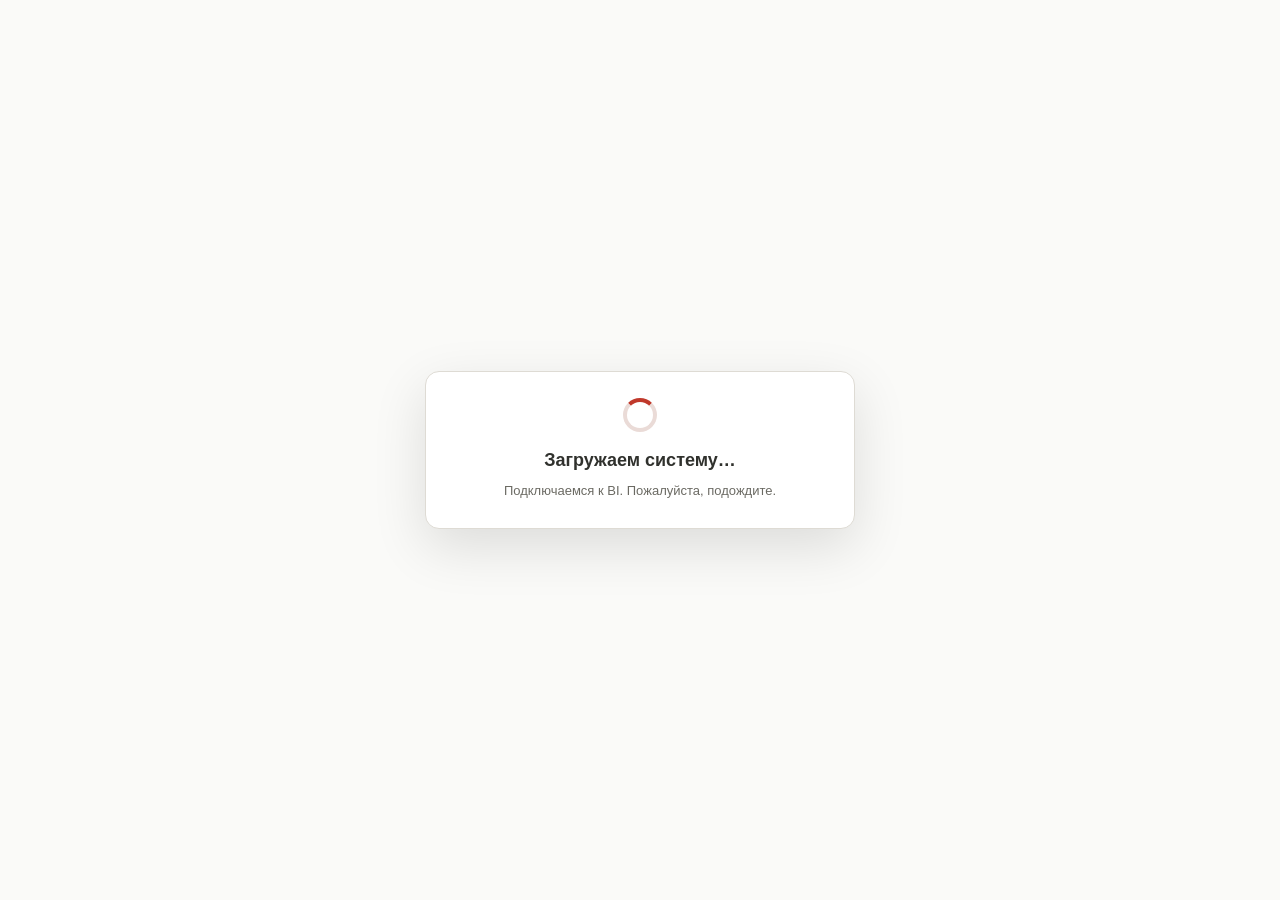
<file: index.html>
<!doctype html>
<html lang="ru">
<head>
  <meta charset="utf-8">
  <meta name="viewport" content="width=device-width, initial-scale=1">
  <title>BI-VM</title>
  <style>
    html, body { margin: 0; padding: 0; height: 100%; }
    body { overflow: hidden; }
    body.autosize { overflow: auto; height: auto; }
    #loader {
      position: fixed; inset: 0; display: flex; align-items: center; justify-content: center;
      z-index:100; padding:20px; box-sizing:border-box;
      font-family:-apple-system,Segoe UI,Roboto,sans-serif;color:#6b6a63;background:#fafaf8;
    }
    #loader[hidden]{display:none!important}
    .startup-card{width:430px;max-width:100%;box-sizing:border-box;padding:26px 28px;text-align:center;border:1px solid #dedbd4;border-radius:14px;background:#fff;box-shadow:0 18px 54px rgba(0,0,0,.12)}
    .startup-spinner{width:34px;height:34px;box-sizing:border-box;margin:0 auto 16px;border:4px solid #eadbd7;border-top-color:#c0392b;border-radius:50%;animation:startupSpin .8s linear infinite}
    #startupTitle{font-size:18px;line-height:1.4;font-weight:600;color:#30312d}
    #startupDetail{font-size:13px;line-height:1.6;margin-top:8px}
    #startupRetry{min-height:42px;margin-top:18px;padding:9px 16px;border:1px solid #dedbd4;border-radius:7px;background:#fff;color:#84372d;font:inherit;cursor:pointer}
    #startupRetry[hidden]{display:none!important}
    #startupRetry:focus-visible{outline:2px solid #c0392b;outline-offset:3px}
    @keyframes startupSpin{to{transform:rotate(360deg)}}
    @media(prefers-reduced-motion:reduce){.startup-spinner{animation:none}}
    iframe { position: fixed; inset: 0; width: 100%; height: 100%; border: none; }
    body.autosize iframe { position: static; width: 100%; }
    body.viewport-layout { height: 100%; overflow: hidden; }
    body.viewport-layout iframe { position: fixed; inset: 0; width: 100%; height: 100% !important; }
  </style>
</head>
<body>
  <div id="loader" role="status" aria-live="polite" aria-busy="true">
    <div class="startup-card"><div class="startup-spinner" aria-hidden="true"></div>
      <div id="startupTitle">Загружаем систему…</div>
      <div id="startupDetail">Подключаемся к BI. Пожалуйста, подождите.</div>
      <button id="startupRetry" type="button" hidden>Повторить загрузку</button>
    </div>
  </div>
  <output id="biStartupDiagnostics" hidden aria-hidden="true"></output>
  <iframe id="app" title="Стоматология BI" inert data-src="https://script.google.com/macros/s/AKfycby3o5H3hr6dJ5O9ZBtkeCTHMKJa5WHbG4fPFAxvlN3SP5ERU-S3iOiSQzipkAdTybaZfA/exec"></iframe>
  <script id="bi-startup-host">
  // Startup presentation only. Existing session/access/reload bridges below stay intact.
  (function(){
    'use strict';
    var app=document.getElementById('app'),loader=document.getElementById('loader'),title=document.getElementById('startupTitle'),detail=document.getElementById('startupDetail'),retry=document.getElementById('startupRetry'),diagnostics=document.getElementById('biStartupDiagnostics');
    var state=null,timer=null,legacyTimer=null;
    function allowed(e){return (e.origin==='https://script.google.com'||/^https:\/\/[a-z0-9-]+\.googleusercontent\.com$/.test(e.origin))&&typeof isAppDescendant==='function'&&isAppDescendant(e.source);}
    function record(phase){state.phase=phase;state.events.push({phase:phase,ms:Math.round(performance.now()-state.started),at:Date.now()});if(state.events.length>32)state.events.shift();diagnostics.textContent=JSON.stringify({schema:1,id:state.id,startedAt:state.startedAt,phase:state.phase,events:state.events,server:state.server||null});loader.dataset.phase=phase;}
    function begin(reload){
      clearTimeout(timer);clearTimeout(legacyTimer);var bytes=new Uint8Array(16);crypto.getRandomValues(bytes);var id=Array.from(bytes,function(n){return n.toString(16).padStart(2,'0');}).join('');
      state={id:id,started:performance.now(),startedAt:Date.now(),phase:'google',events:[],settled:false,source:null,origin:'',seq:0,server:null};
      loader.hidden=false;loader.setAttribute('aria-busy','true');app.inert=true;retry.hidden=true;title.textContent='Загружаем систему…';detail.textContent='Подключаемся к BI. Пожалуйста, подождите.';record('google');
      var url=new URL(reload?app.src:app.getAttribute('data-src'));url.searchParams.set('biStartup',id);app.setAttribute('data-src',url.href);if(reload)app.src=url.href;
      var attempt=state;timer=setTimeout(function(){if(state!==attempt||state.settled)return;title.textContent='Загрузка занимает больше обычного';detail.textContent=state.phase==='google'?'Ждём ответ Google. Можно подождать или повторить загрузку.':'Проверка входа ещё продолжается. Можно подождать или повторить загрузку.';retry.hidden=false;record(state.phase);},25000);
    }
    function settle(phase){if(state.settled)return;state.settled=true;clearTimeout(timer);clearTimeout(legacyTimer);record(phase);loader.setAttribute('aria-busy','false');loader.hidden=true;app.inert=false;}
    retry.addEventListener('click',function(){if(!state.settled)begin(true);});
    window.addEventListener('message',function(e){
      var m=e.data;if(!m||!allowed(e))return;
      // Compatibility with older BI pages: their viewport request is sent only
      // after the existing visible login gate has been parsed. Never use onload.
      if(m.type==='bi-viewport-request'&&!state.source&&!state.settled){clearTimeout(legacyTimer);var legacyAttempt=state;legacyTimer=setTimeout(function(){if(state===legacyAttempt&&!state.source&&!state.settled)settle('legacy-ui');},2500);return;}
      if(m.type!=='bi-startup-state'||m.schema!==1||m.id!==state.id||!Number.isSafeInteger(m.seq)||m.seq<=state.seq||!['session','access','interactive','ready'].includes(m.phase))return;
      if(state.source&&(state.source!==e.source||state.origin!==e.origin))return;
      if(!m.server||m.server.schema!==1||m.server.id!==state.id)return;
      var server={schema:1,id:state.id};for(var k of ['enteredAt','renderedAt','renderMs','entryMs']){if(!Number.isSafeInteger(m.server[k])||m.server[k]<0)return;server[k]=m.server[k];}
      if(server.enteredAt<=0||server.renderedAt-server.enteredAt!==server.entryMs||server.renderMs>server.entryMs)return;
      state.source=e.source;state.origin=e.origin;state.seq=m.seq;state.server=server;clearTimeout(legacyTimer);
      if(state.settled)return;
      if(m.phase==='ready'||m.phase==='interactive'){settle(m.phase);return;}
      title.textContent=m.phase==='access'?'Проверяем доступ…':'Проверяем вход…';detail.textContent='Подготавливаем ваш рабочий экран. Пожалуйста, подождите.';record(m.phase);
    });
    begin(false);
  })();
  </script>
  <script>
    // ─── АВТОРАЗМЕР IFRAME ───────────────────────────────────────
    // Приложение внутри iframe (см. Index.html в Apps Script) каждые 600мс шлёт свою
    // реальную высоту через window.top.postMessage({ fdHeight: ... }, '*'). Здесь мы
    // ловим это сообщение и растягиваем iframe под контент, чтобы скроллилась только
    // родительская страница (нативно, без двойного скролла и тормозов).
    var iframe = document.getElementById('app');
    // Forward only an opaque request ID; access is checked inside the BI after login.
    var appUrl = new URL(iframe.getAttribute('data-src'));
    var requestId = new URLSearchParams(window.location.search).get('financeRequest');
    if (requestId && /^[a-zA-Z0-9-]{1,100}$/.test(requestId)) {
      appUrl.searchParams.set('financeRequest', requestId);
    }
    iframe.src = appUrl.href;
    var sessionKey = 'biVmSession';
    // The app asks from its Apps Script sandbox. Send CSS viewport dimensions,
    // not screen pixels, and keep the outer frame independent of content height.
    var viewportClient = null, viewportOrigin = '', viewportRequest = 0;
    var systemReloadRequest = '';
    function isAppDescendant(source) {
      try {
        for (var depth = 0; source && depth < 8; depth++) {
          if (source === iframe.contentWindow) return true;
          if (source.parent === source) break;
          source = source.parent;
        }
      } catch (ignore) {}
      return false;
    }
    function sendViewport() {
      if (!viewportClient) return;
      viewportClient.postMessage({type:'bi-viewport', height:window.innerHeight,
        width:document.documentElement.clientWidth}, viewportOrigin);
    }
    function scheduleViewport() {
      cancelAnimationFrame(viewportRequest);
      viewportRequest = requestAnimationFrame(sendViewport);
    }
    window.addEventListener('resize', scheduleViewport);
    if (window.visualViewport) window.visualViewport.addEventListener('resize', scheduleViewport);
    window.addEventListener('message', function (e) {
      // Only the registered app sandbox can request a user-confirmed page reload.
      if (e.data && e.data.type === 'bi-system-reload-request' &&
          e.source === viewportClient && e.origin === viewportOrigin &&
          isAppDescendant(e.source) &&
          /^[a-z0-9-]{24,80}$/i.test(String(e.data.requestId || ''))) {
        if (systemReloadRequest === e.data.requestId) return;
        systemReloadRequest = e.data.requestId;
        e.source.postMessage({type:'bi-system-reload-accepted',requestId:e.data.requestId}, e.origin);
        setTimeout(function () { window.location.reload(); }, 0);
        return;
      }
      if (e.data && e.data.type === 'bi-viewport-request' &&
          (e.origin === 'https://script.google.com' || /^https:\/\/[a-z0-9-]+\.googleusercontent\.com$/.test(e.origin))) {
        viewportClient = e.source; viewportOrigin = e.origin;
        document.body.classList.remove('autosize');
        document.body.classList.add('viewport-layout');
        iframe.style.removeProperty('height');
        sendViewport();
        return;
      }
      if (e.source !== iframe.contentWindow) return;
      if (e.data && e.data.type === 'bi-session-store') {
        localStorage.setItem(sessionKey, JSON.stringify(e.data.session));
        return;
      }
      if (e.data && e.data.type === 'bi-session-clear') {
        localStorage.removeItem(sessionKey);
        return;
      }
      if (e.data && e.data.type === 'bi-session-request') {
        var session = null;
        try { session = JSON.parse(localStorage.getItem(sessionKey) || 'null'); } catch (ignore) {}
        iframe.contentWindow.postMessage({ type: 'bi-session-value', session: session }, '*');
        return;
      }
      var h = e.data && e.data.fdHeight;
      if (!viewportClient && typeof h === 'number' && h > 200 && h < 50000) {
        document.body.classList.add('autosize');
        iframe.style.height = h + 'px';
      }
    });
  </script>
  <script src="/reserve-bridge.js"></script>
</body>
</html>
</file>
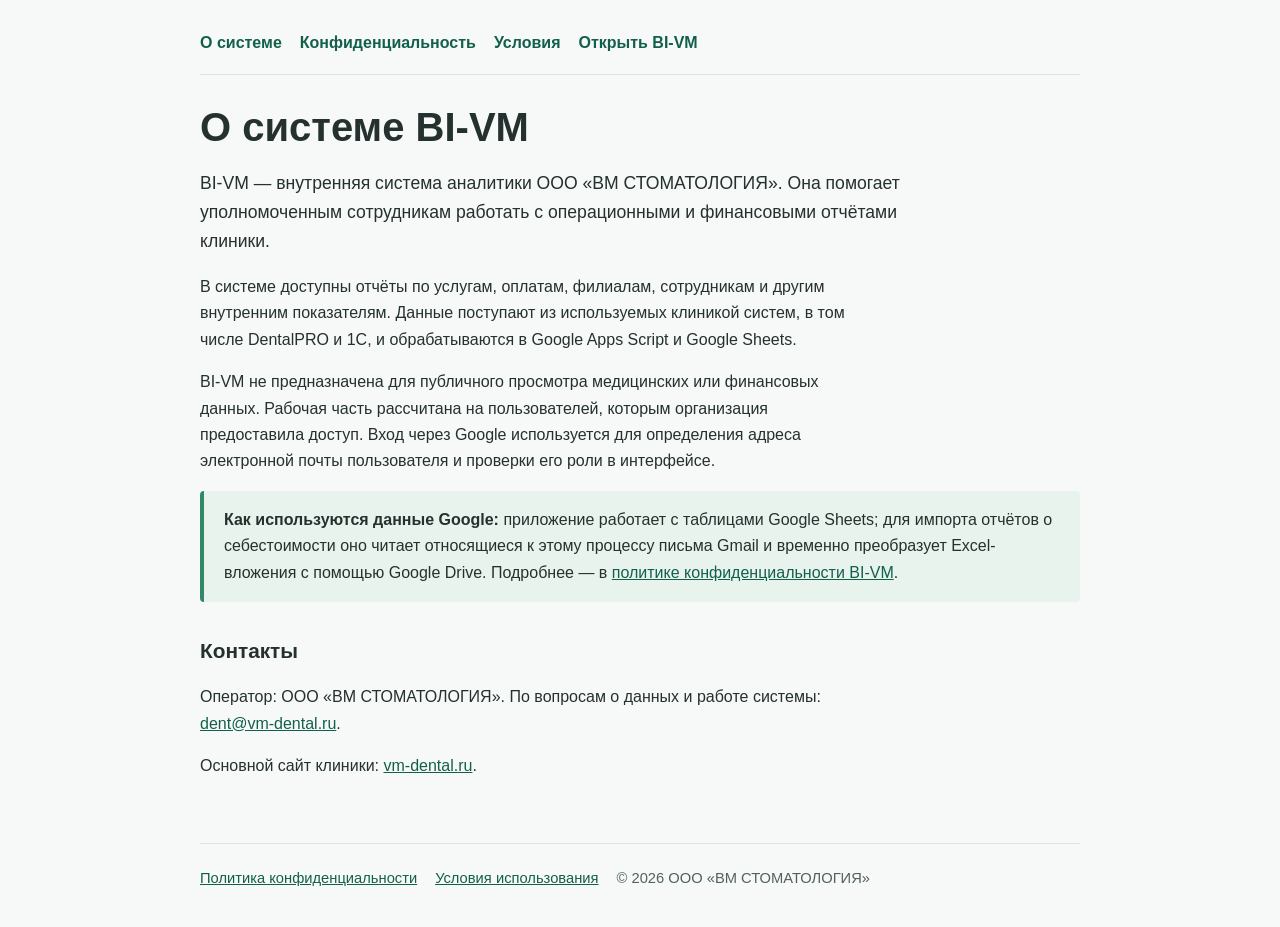
<file: about.html>
<!doctype html>
<html lang="ru">
<head>
  <meta charset="utf-8">
  <meta name="viewport" content="width=device-width, initial-scale=1">
  <title>О системе BI-VM — ВМ Стоматология</title>
  <meta name="description" content="BI-VM — внутренняя аналитическая система ВМ Стоматологии для работы с отчётами клиники.">
  <link rel="stylesheet" href="/legal.css">
</head>
<body>
  <header><nav aria-label="Основная навигация"><a href="/about.html">О системе</a><a href="/privacy.html">Конфиденциальность</a><a href="/terms.html">Условия</a><a href="/">Открыть BI-VM</a></nav></header>
  <main>
    <h1>О системе BI-VM</h1>
    <p class="lead">BI-VM — внутренняя система аналитики ООО «ВМ СТОМАТОЛОГИЯ». Она помогает уполномоченным сотрудникам работать с операционными и финансовыми отчётами клиники.</p>
    <p>В системе доступны отчёты по услугам, оплатам, филиалам, сотрудникам и другим внутренним показателям. Данные поступают из используемых клиникой систем, в том числе DentalPRO и 1С, и обрабатываются в Google Apps Script и Google Sheets.</p>
    <p>BI-VM не предназначена для публичного просмотра медицинских или финансовых данных. Рабочая часть рассчитана на пользователей, которым организация предоставила доступ. Вход через Google используется для определения адреса электронной почты пользователя и проверки его роли в интерфейсе.</p>
    <div class="notice"><strong>Как используются данные Google:</strong> приложение работает с таблицами Google Sheets; для импорта отчётов о себестоимости оно читает относящиеся к этому процессу письма Gmail и временно преобразует Excel-вложения с помощью Google Drive. Подробнее — в <a href="/privacy.html">политике конфиденциальности BI-VM</a>.</div>
    <h2>Контакты</h2>
    <p>Оператор: ООО «ВМ СТОМАТОЛОГИЯ». По вопросам о данных и работе системы: <a href="mailto:dent@vm-dental.ru">dent@vm-dental.ru</a>.</p>
    <p>Основной сайт клиники: <a href="https://vm-dental.ru/">vm-dental.ru</a>.</p>
  </main>
  <footer><a href="/privacy.html">Политика конфиденциальности</a><a href="/terms.html">Условия использования</a><span>© 2026 ООО «ВМ СТОМАТОЛОГИЯ»</span></footer>
</body>
</html>
</file>
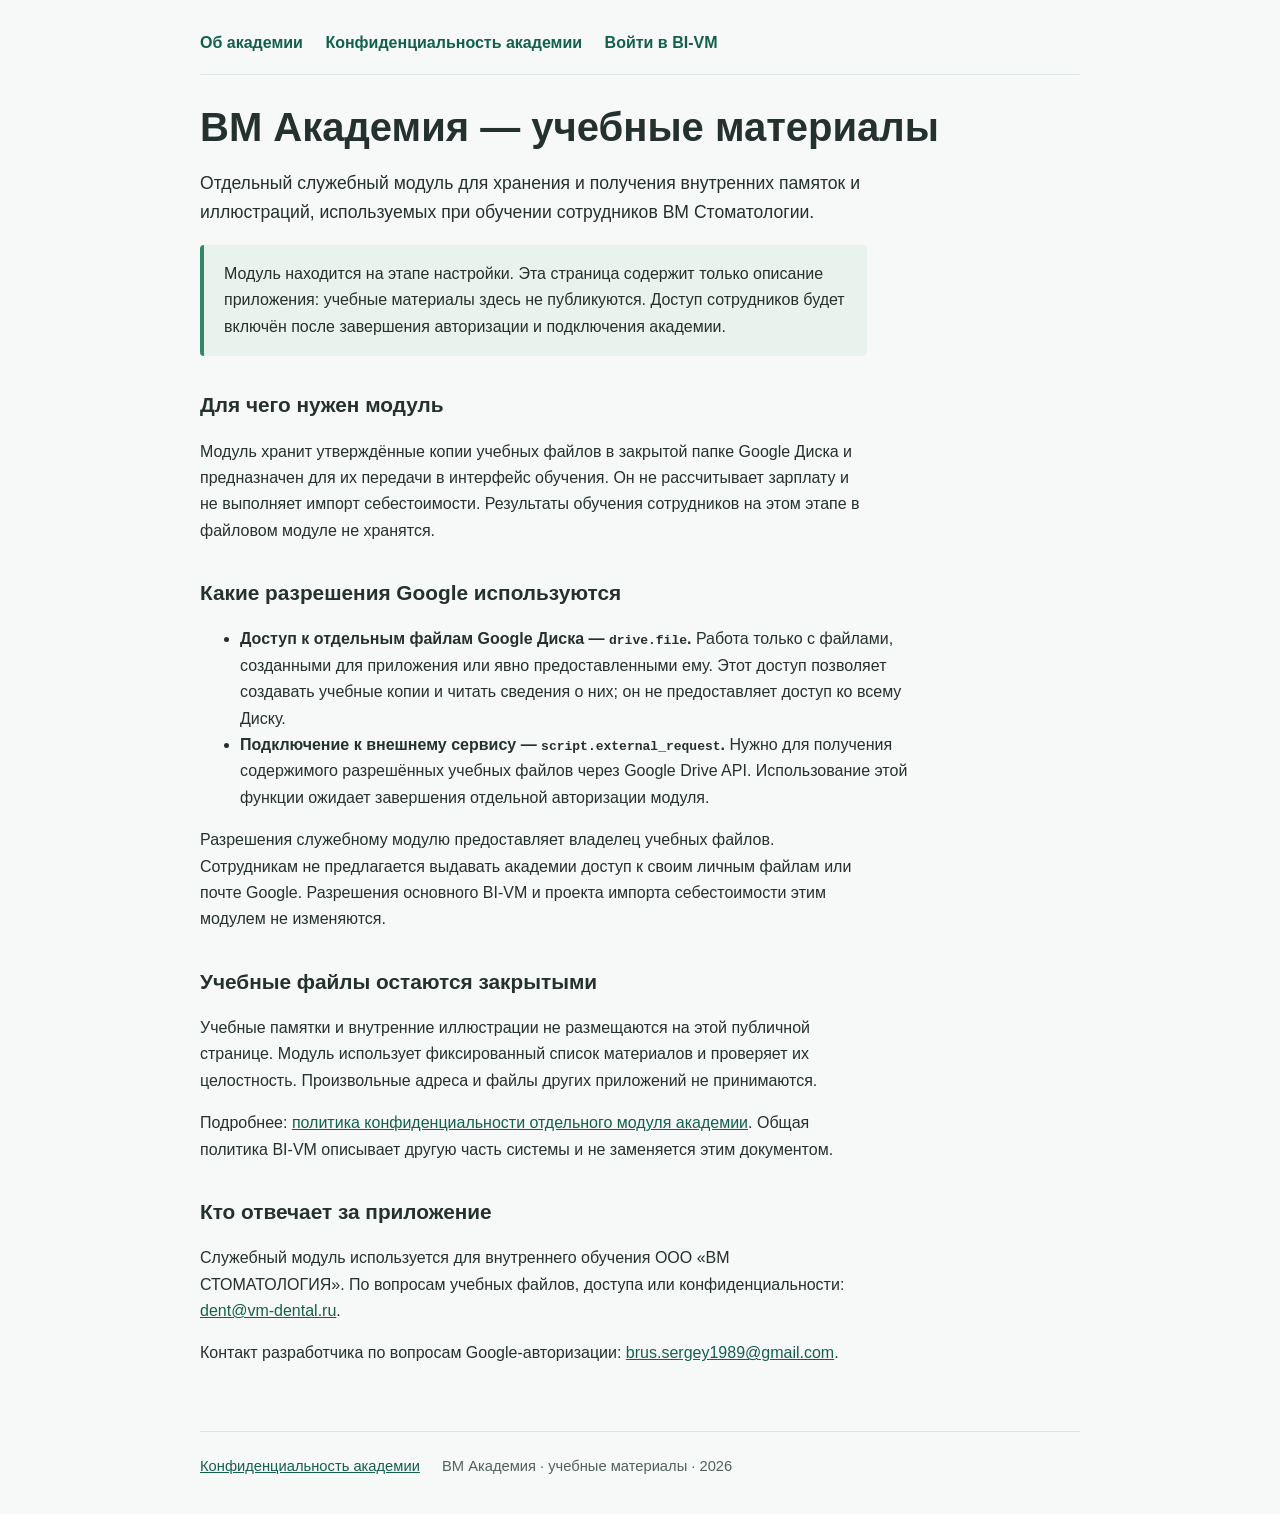
<file: academy-info.html>
<!doctype html>
<html lang="ru">
<head>
  <meta charset="utf-8">
  <meta name="viewport" content="width=device-width, initial-scale=1">
  <meta name="description" content="ВМ Академия — отдельный служебный модуль учебных материалов для сотрудников ВМ Стоматологии.">
  <title>ВМ Академия — учебные материалы</title>
  <link rel="stylesheet" href="/legal.css">
</head>
<body>
  <header>
    <nav aria-label="Информация об академии">
      <a href="/academy-info.html" aria-current="page">Об академии</a>
      <a href="/academy-privacy.html">Конфиденциальность академии</a>
      <a href="/">Войти в BI-VM</a>
    </nav>
  </header>
  <main>
    <h1>ВМ Академия — учебные материалы</h1>
    <p class="lead">Отдельный служебный модуль для хранения и получения внутренних памяток и иллюстраций, используемых при обучении сотрудников ВМ Стоматологии.</p>
    <p class="notice">Модуль находится на этапе настройки. Эта страница содержит только описание приложения: учебные материалы здесь не публикуются. Доступ сотрудников будет включён после завершения авторизации и подключения академии.</p>

    <h2>Для чего нужен модуль</h2>
    <p>Модуль хранит утверждённые копии учебных файлов в закрытой папке Google Диска и предназначен для их передачи в интерфейс обучения. Он не рассчитывает зарплату и не выполняет импорт себестоимости. Результаты обучения сотрудников на этом этапе в файловом модуле не хранятся.</p>

    <h2>Какие разрешения Google используются</h2>
    <ul>
      <li><strong>Доступ к отдельным файлам Google Диска — <code>drive.file</code>.</strong> Работа только с файлами, созданными для приложения или явно предоставленными ему. Этот доступ позволяет создавать учебные копии и читать сведения о них; он не предоставляет доступ ко всему Диску.</li>
      <li><strong>Подключение к внешнему сервису — <code>script.external_request</code>.</strong> Нужно для получения содержимого разрешённых учебных файлов через Google Drive API. Использование этой функции ожидает завершения отдельной авторизации модуля.</li>
    </ul>
    <p>Разрешения служебному модулю предоставляет владелец учебных файлов. Сотрудникам не предлагается выдавать академии доступ к своим личным файлам или почте Google. Разрешения основного BI-VM и проекта импорта себестоимости этим модулем не изменяются.</p>

    <h2>Учебные файлы остаются закрытыми</h2>
    <p>Учебные памятки и внутренние иллюстрации не размещаются на этой публичной странице. Модуль использует фиксированный список материалов и проверяет их целостность. Произвольные адреса и файлы других приложений не принимаются.</p>
    <p>Подробнее: <a href="/academy-privacy.html">политика конфиденциальности отдельного модуля академии</a>. Общая политика BI-VM описывает другую часть системы и не заменяется этим документом.</p>

    <h2>Кто отвечает за приложение</h2>
    <p>Служебный модуль используется для внутреннего обучения ООО «ВМ СТОМАТОЛОГИЯ». По вопросам учебных файлов, доступа или конфиденциальности: <a href="mailto:dent@vm-dental.ru">dent@vm-dental.ru</a>.</p>
    <p>Контакт разработчика по вопросам Google-авторизации: <a href="mailto:brus.sergey1989@gmail.com">brus.sergey1989@gmail.com</a>.</p>
  </main>
  <footer>
    <a href="/academy-privacy.html">Конфиденциальность академии</a>
    <span>ВМ Академия · учебные материалы · 2026</span>
  </footer>
</body>
</html>
</file>
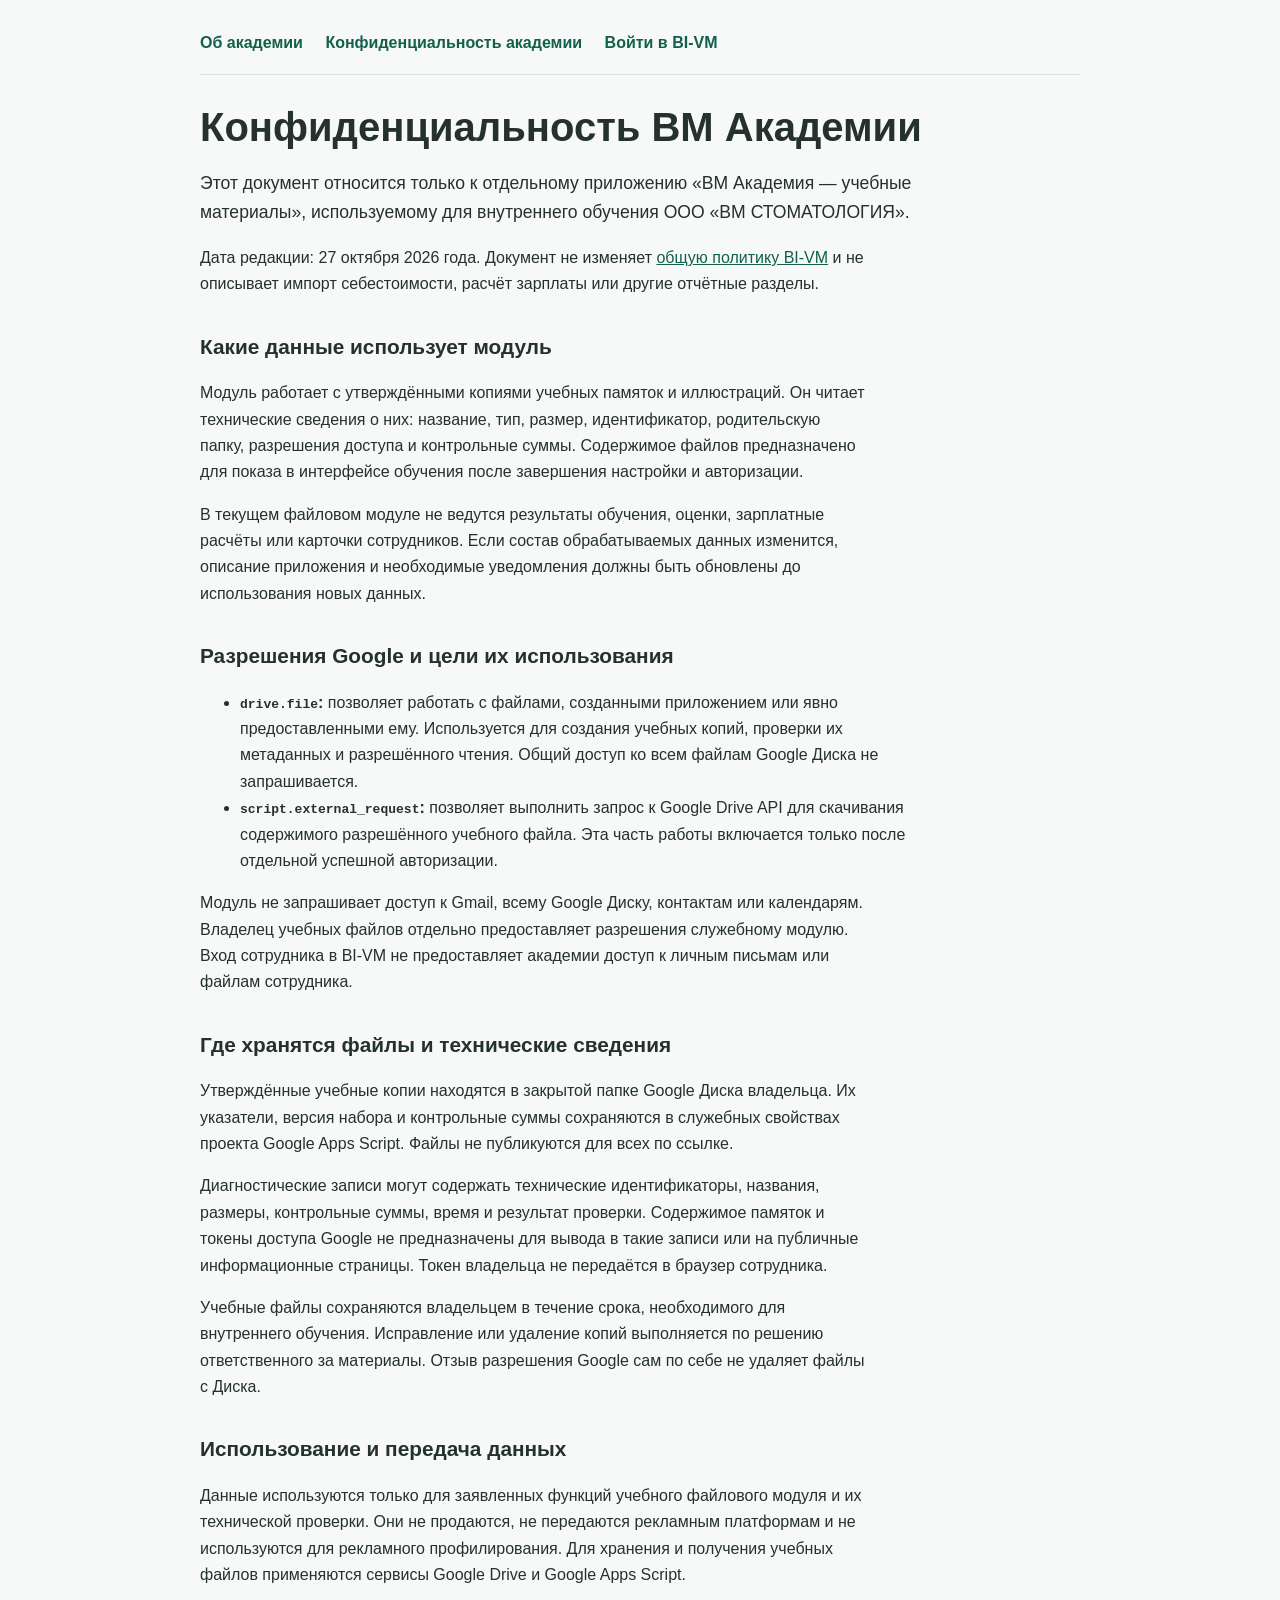
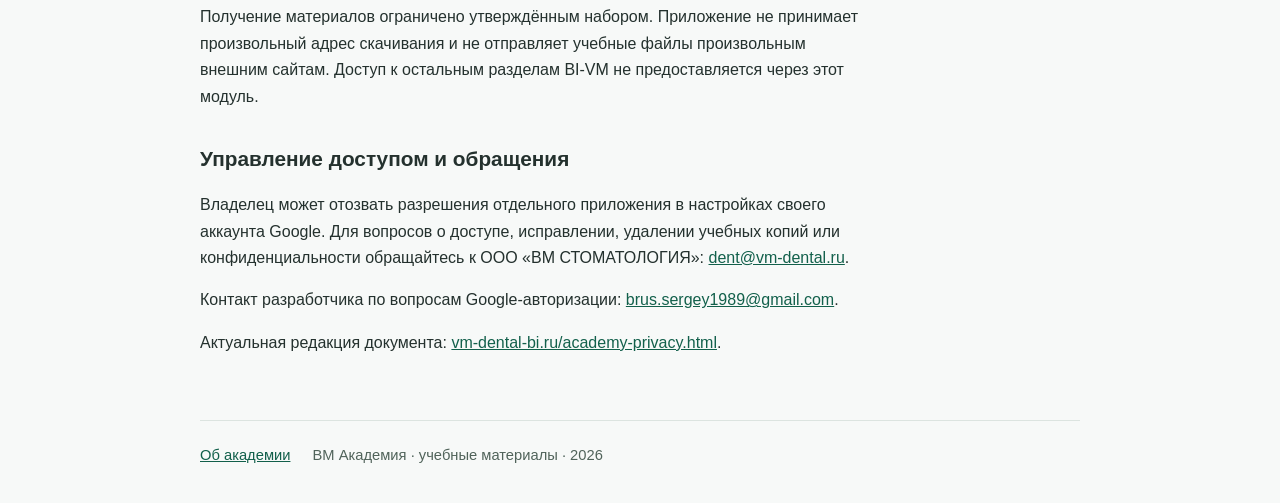
<file: academy-privacy.html>
<!doctype html>
<html lang="ru">
<head>
  <meta charset="utf-8">
  <meta name="viewport" content="width=device-width, initial-scale=1">
  <meta name="description" content="Как отдельный модуль ВМ Академии использует разрешения Google и защищает внутренние учебные файлы.">
  <title>Конфиденциальность ВМ Академии — учебные материалы</title>
  <link rel="stylesheet" href="/legal.css">
</head>
<body>
  <header>
    <nav aria-label="Информация об академии">
      <a href="/academy-info.html">Об академии</a>
      <a href="/academy-privacy.html" aria-current="page">Конфиденциальность академии</a>
      <a href="/">Войти в BI-VM</a>
    </nav>
  </header>
  <main>
    <h1>Конфиденциальность ВМ Академии</h1>
    <p class="lead">Этот документ относится только к отдельному приложению «ВМ Академия — учебные материалы», используемому для внутреннего обучения ООО «ВМ СТОМАТОЛОГИЯ».</p>
    <p>Дата редакции: 27 октября 2026 года. Документ не изменяет <a href="/privacy.html">общую политику BI-VM</a> и не описывает импорт себестоимости, расчёт зарплаты или другие отчётные разделы.</p>

    <h2>Какие данные использует модуль</h2>
    <p>Модуль работает с утверждёнными копиями учебных памяток и иллюстраций. Он читает технические сведения о них: название, тип, размер, идентификатор, родительскую папку, разрешения доступа и контрольные суммы. Содержимое файлов предназначено для показа в интерфейсе обучения после завершения настройки и авторизации.</p>
    <p>В текущем файловом модуле не ведутся результаты обучения, оценки, зарплатные расчёты или карточки сотрудников. Если состав обрабатываемых данных изменится, описание приложения и необходимые уведомления должны быть обновлены до использования новых данных.</p>

    <h2>Разрешения Google и цели их использования</h2>
    <ul>
      <li><strong><code>drive.file</code>:</strong> позволяет работать с файлами, созданными приложением или явно предоставленными ему. Используется для создания учебных копий, проверки их метаданных и разрешённого чтения. Общий доступ ко всем файлам Google Диска не запрашивается.</li>
      <li><strong><code>script.external_request</code>:</strong> позволяет выполнить запрос к Google Drive API для скачивания содержимого разрешённого учебного файла. Эта часть работы включается только после отдельной успешной авторизации.</li>
    </ul>
    <p>Модуль не запрашивает доступ к Gmail, всему Google Диску, контактам или календарям. Владелец учебных файлов отдельно предоставляет разрешения служебному модулю. Вход сотрудника в BI-VM не предоставляет академии доступ к личным письмам или файлам сотрудника.</p>

    <h2>Где хранятся файлы и технические сведения</h2>
    <p>Утверждённые учебные копии находятся в закрытой папке Google Диска владельца. Их указатели, версия набора и контрольные суммы сохраняются в служебных свойствах проекта Google Apps Script. Файлы не публикуются для всех по ссылке.</p>
    <p>Диагностические записи могут содержать технические идентификаторы, названия, размеры, контрольные суммы, время и результат проверки. Содержимое памяток и токены доступа Google не предназначены для вывода в такие записи или на публичные информационные страницы. Токен владельца не передаётся в браузер сотрудника.</p>
    <p>Учебные файлы сохраняются владельцем в течение срока, необходимого для внутреннего обучения. Исправление или удаление копий выполняется по решению ответственного за материалы. Отзыв разрешения Google сам по себе не удаляет файлы с Диска.</p>

    <h2>Использование и передача данных</h2>
    <p>Данные используются только для заявленных функций учебного файлового модуля и их технической проверки. Они не продаются, не передаются рекламным платформам и не используются для рекламного профилирования. Для хранения и получения учебных файлов применяются сервисы Google Drive и Google Apps Script.</p>
    <p>Получение материалов ограничено утверждённым набором. Приложение не принимает произвольный адрес скачивания и не отправляет учебные файлы произвольным внешним сайтам. Доступ к остальным разделам BI-VM не предоставляется через этот модуль.</p>

    <h2>Управление доступом и обращения</h2>
    <p>Владелец может отозвать разрешения отдельного приложения в настройках своего аккаунта Google. Для вопросов о доступе, исправлении, удалении учебных копий или конфиденциальности обращайтесь к ООО «ВМ СТОМАТОЛОГИЯ»: <a href="mailto:dent@vm-dental.ru">dent@vm-dental.ru</a>.</p>
    <p>Контакт разработчика по вопросам Google-авторизации: <a href="mailto:brus.sergey1989@gmail.com">brus.sergey1989@gmail.com</a>.</p>
    <p>Актуальная редакция документа: <a href="https://vm-dental-bi.ru/academy-privacy.html">vm-dental-bi.ru/academy-privacy.html</a>.</p>
  </main>
  <footer>
    <a href="/academy-info.html">Об академии</a>
    <span>ВМ Академия · учебные материалы · 2026</span>
  </footer>
</body>
</html>
</file>
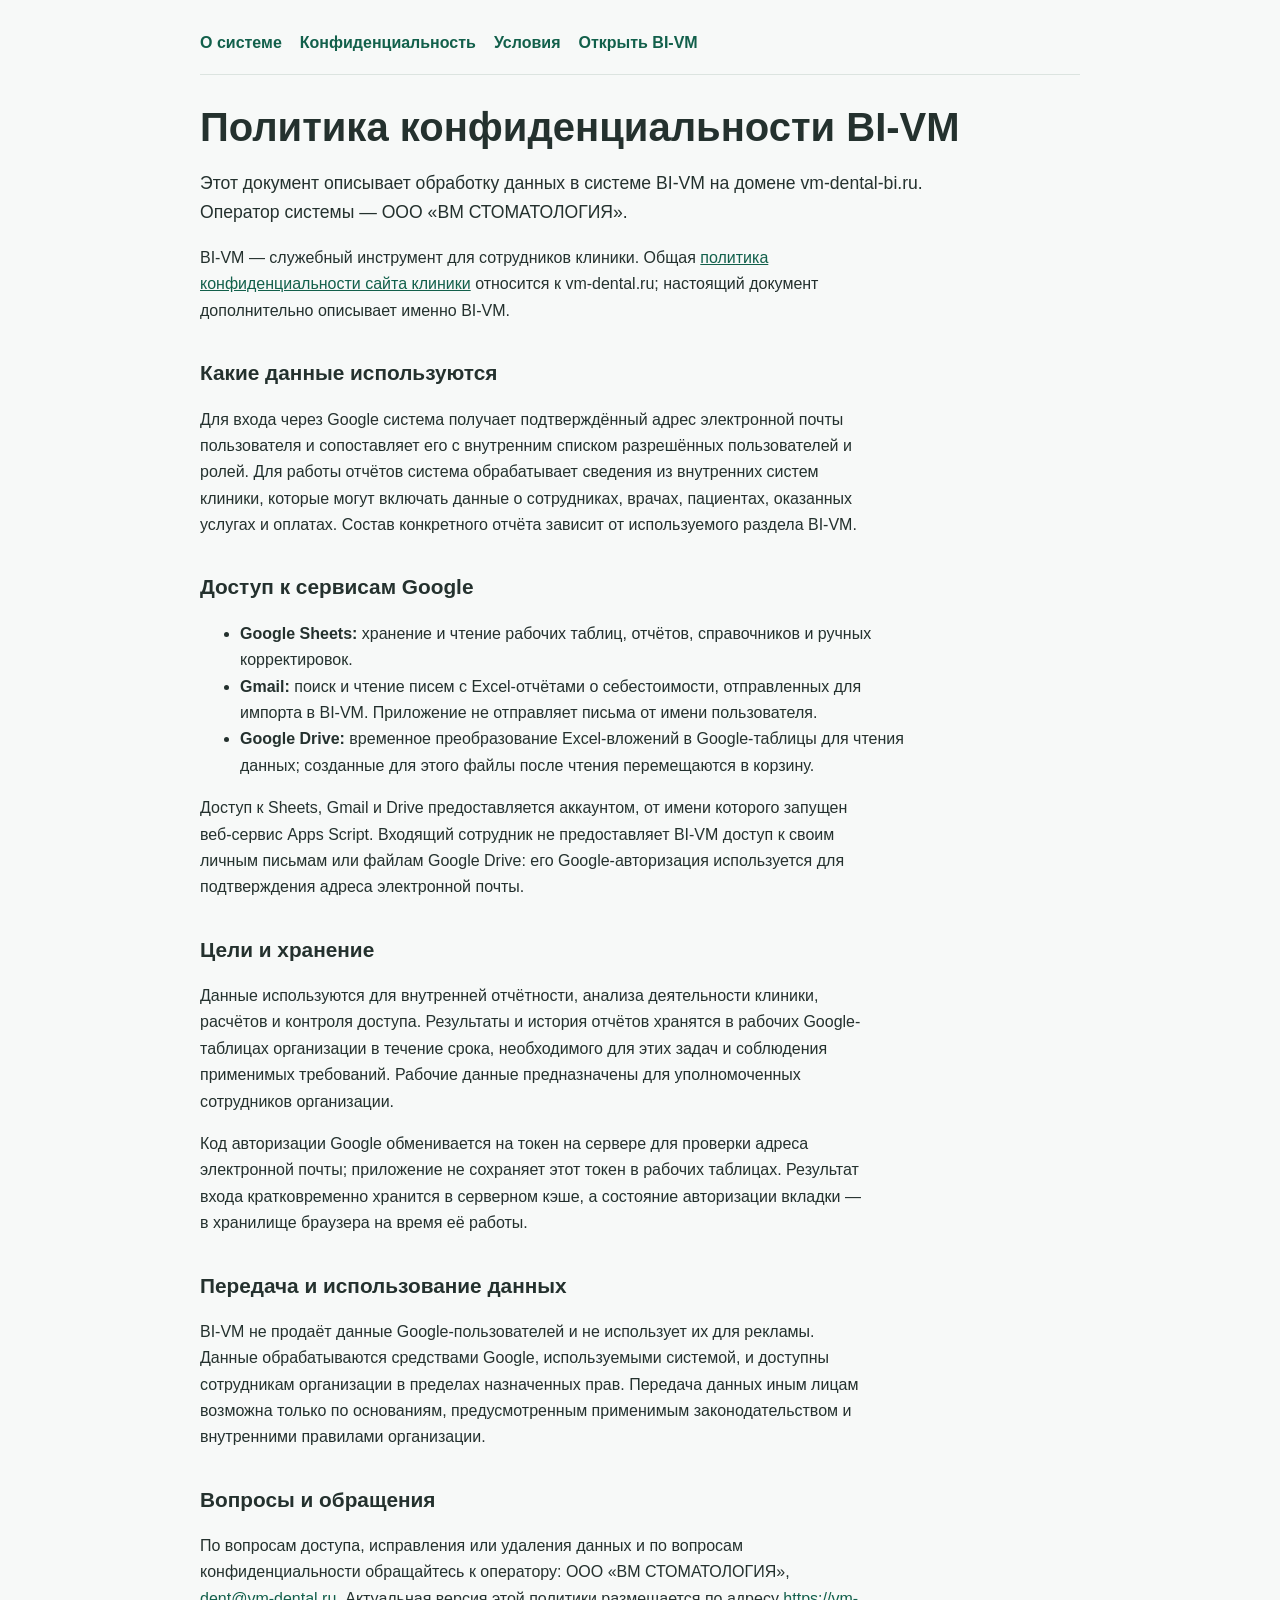
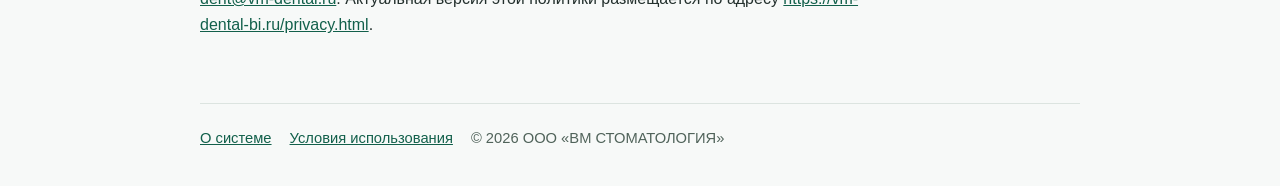
<file: privacy.html>
<!doctype html>
<html lang="ru">
<head>
  <meta charset="utf-8">
  <meta name="viewport" content="width=device-width, initial-scale=1">
  <title>Политика конфиденциальности BI-VM — ВМ Стоматология</title>
  <link rel="stylesheet" href="/legal.css">
</head>
<body>
  <header><nav aria-label="Основная навигация"><a href="/about.html">О системе</a><a href="/privacy.html">Конфиденциальность</a><a href="/terms.html">Условия</a><a href="/">Открыть BI-VM</a></nav></header>
  <main>
    <h1>Политика конфиденциальности BI-VM</h1>
    <p class="lead">Этот документ описывает обработку данных в системе BI-VM на домене vm-dental-bi.ru. Оператор системы — ООО «ВМ СТОМАТОЛОГИЯ».</p>
    <p>BI-VM — служебный инструмент для сотрудников клиники. Общая <a href="https://vm-dental.ru/politika-konfidentsialnosti/">политика конфиденциальности сайта клиники</a> относится к vm-dental.ru; настоящий документ дополнительно описывает именно BI-VM.</p>

    <h2>Какие данные используются</h2>
    <p>Для входа через Google система получает подтверждённый адрес электронной почты пользователя и сопоставляет его с внутренним списком разрешённых пользователей и ролей. Для работы отчётов система обрабатывает сведения из внутренних систем клиники, которые могут включать данные о сотрудниках, врачах, пациентах, оказанных услугах и оплатах. Состав конкретного отчёта зависит от используемого раздела BI-VM.</p>

    <h2>Доступ к сервисам Google</h2>
    <ul>
      <li><strong>Google Sheets:</strong> хранение и чтение рабочих таблиц, отчётов, справочников и ручных корректировок.</li>
      <li><strong>Gmail:</strong> поиск и чтение писем с Excel-отчётами о себестоимости, отправленных для импорта в BI-VM. Приложение не отправляет письма от имени пользователя.</li>
      <li><strong>Google Drive:</strong> временное преобразование Excel-вложений в Google-таблицы для чтения данных; созданные для этого файлы после чтения перемещаются в корзину.</li>
    </ul>
    <p>Доступ к Sheets, Gmail и Drive предоставляется аккаунтом, от имени которого запущен веб-сервис Apps Script. Входящий сотрудник не предоставляет BI-VM доступ к своим личным письмам или файлам Google Drive: его Google-авторизация используется для подтверждения адреса электронной почты.</p>

    <h2>Цели и хранение</h2>
    <p>Данные используются для внутренней отчётности, анализа деятельности клиники, расчётов и контроля доступа. Результаты и история отчётов хранятся в рабочих Google-таблицах организации в течение срока, необходимого для этих задач и соблюдения применимых требований. Рабочие данные предназначены для уполномоченных сотрудников организации.</p>
    <p>Код авторизации Google обменивается на токен на сервере для проверки адреса электронной почты; приложение не сохраняет этот токен в рабочих таблицах. Результат входа кратковременно хранится в серверном кэше, а состояние авторизации вкладки — в хранилище браузера на время её работы.</p>

    <h2>Передача и использование данных</h2>
    <p>BI-VM не продаёт данные Google-пользователей и не использует их для рекламы. Данные обрабатываются средствами Google, используемыми системой, и доступны сотрудникам организации в пределах назначенных прав. Передача данных иным лицам возможна только по основаниям, предусмотренным применимым законодательством и внутренними правилами организации.</p>

    <h2>Вопросы и обращения</h2>
    <p>По вопросам доступа, исправления или удаления данных и по вопросам конфиденциальности обращайтесь к оператору: ООО «ВМ СТОМАТОЛОГИЯ», <a href="mailto:dent@vm-dental.ru">dent@vm-dental.ru</a>. Актуальная версия этой политики размещается по адресу <a href="https://vm-dental-bi.ru/privacy.html">https://vm-dental-bi.ru/privacy.html</a>.</p>
  </main>
  <footer><a href="/about.html">О системе</a><a href="/terms.html">Условия использования</a><span>© 2026 ООО «ВМ СТОМАТОЛОГИЯ»</span></footer>
</body>
</html>
</file>
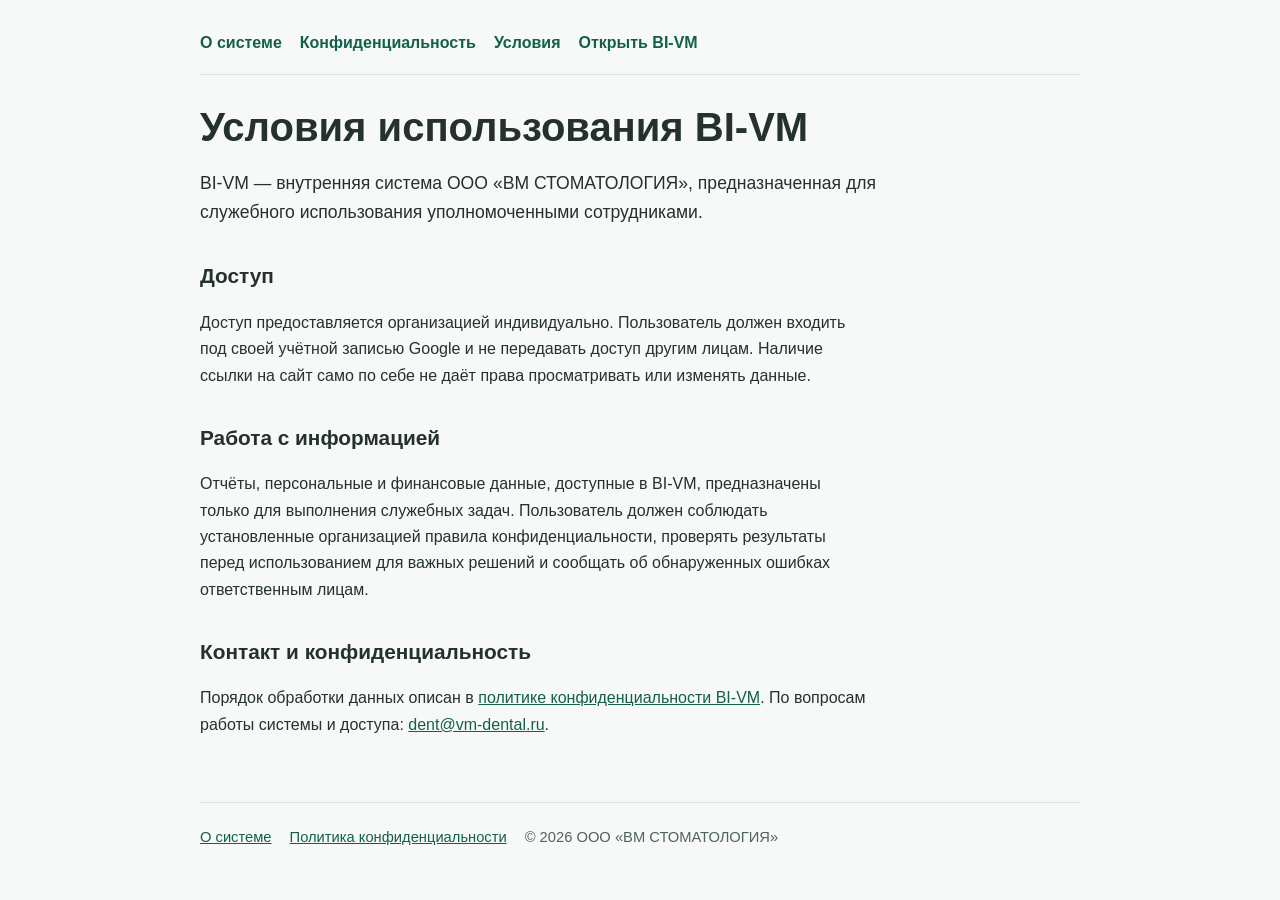
<file: terms.html>
<!doctype html>
<html lang="ru">
<head>
  <meta charset="utf-8">
  <meta name="viewport" content="width=device-width, initial-scale=1">
  <title>Условия использования BI-VM — ВМ Стоматология</title>
  <link rel="stylesheet" href="/legal.css">
</head>
<body>
  <header><nav aria-label="Основная навигация"><a href="/about.html">О системе</a><a href="/privacy.html">Конфиденциальность</a><a href="/terms.html">Условия</a><a href="/">Открыть BI-VM</a></nav></header>
  <main>
    <h1>Условия использования BI-VM</h1>
    <p class="lead">BI-VM — внутренняя система ООО «ВМ СТОМАТОЛОГИЯ», предназначенная для служебного использования уполномоченными сотрудниками.</p>
    <h2>Доступ</h2>
    <p>Доступ предоставляется организацией индивидуально. Пользователь должен входить под своей учётной записью Google и не передавать доступ другим лицам. Наличие ссылки на сайт само по себе не даёт права просматривать или изменять данные.</p>
    <h2>Работа с информацией</h2>
    <p>Отчёты, персональные и финансовые данные, доступные в BI-VM, предназначены только для выполнения служебных задач. Пользователь должен соблюдать установленные организацией правила конфиденциальности, проверять результаты перед использованием для важных решений и сообщать об обнаруженных ошибках ответственным лицам.</p>
    <h2>Контакт и конфиденциальность</h2>
    <p>Порядок обработки данных описан в <a href="/privacy.html">политике конфиденциальности BI-VM</a>. По вопросам работы системы и доступа: <a href="mailto:dent@vm-dental.ru">dent@vm-dental.ru</a>.</p>
  </main>
  <footer><a href="/about.html">О системе</a><a href="/privacy.html">Политика конфиденциальности</a><span>© 2026 ООО «ВМ СТОМАТОЛОГИЯ»</span></footer>
</body>
</html>
</file>
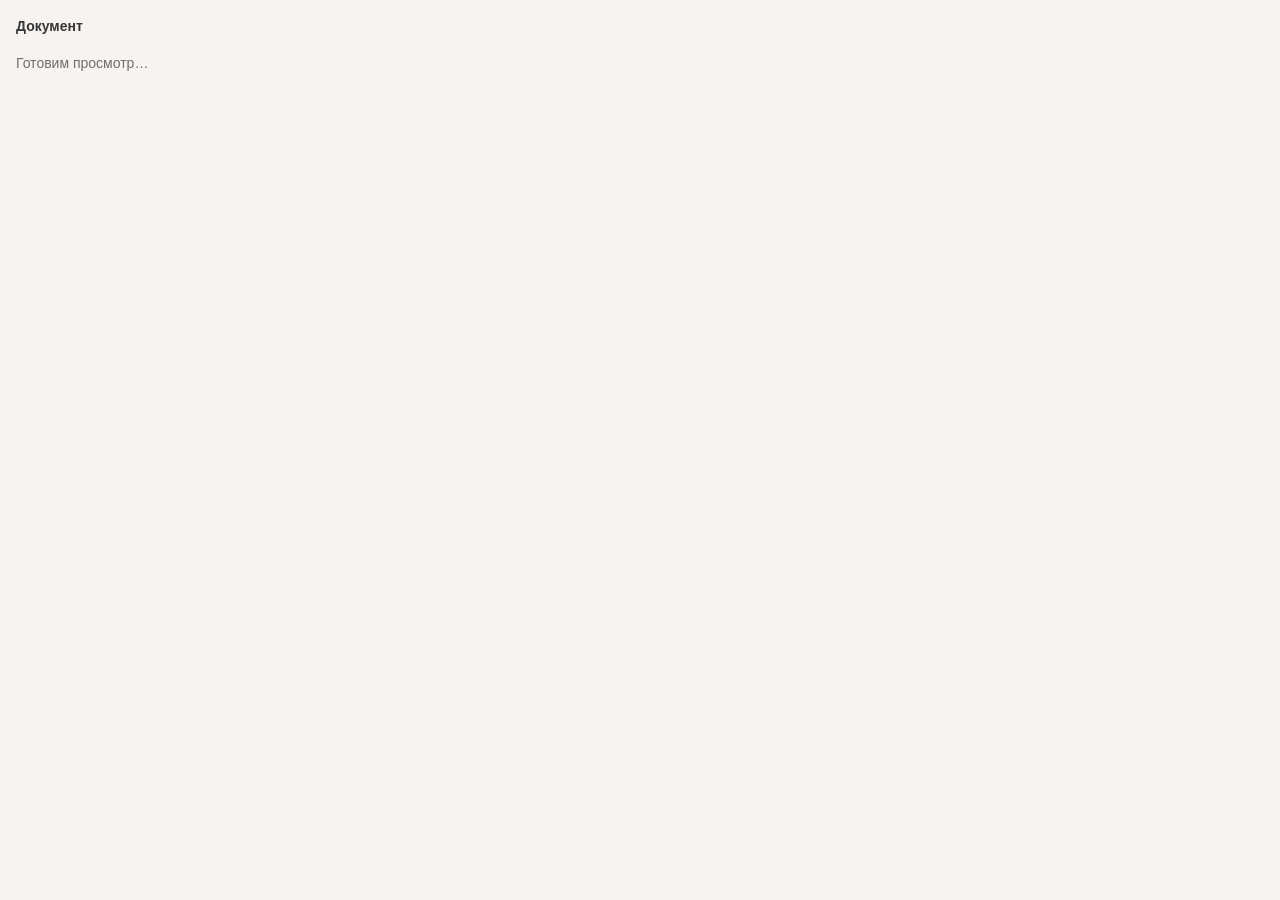
<file: document-viewer/preview.html>
<!doctype html>
<html lang="ru"><head><meta charset="utf-8"><meta name="viewport" content="width=device-width,initial-scale=1"><meta name="referrer" content="no-referrer"><meta http-equiv="Content-Security-Policy" content="default-src 'none'; script-src 'self'; worker-src 'self' blob:; connect-src 'self'; img-src blob: data:; style-src 'self' 'unsafe-inline'; font-src 'self' blob:; base-uri 'none'; form-action 'none'"><title>Просмотр документа</title><link rel="stylesheet" href="./preview.css?v=20261105-payment-print"><script type="module" src="./preview.js?v=20261105-payment-print"></script></head><body><header><strong id="name">Документ</strong><div id="controls"></div></header><p id="status" role="status">Готовим просмотр…</p><main id="content"></main></body></html>
</file>
<file: legal.css>
:root { color-scheme: light; font-family: -apple-system, BlinkMacSystemFont, "Segoe UI", Arial, sans-serif; color: #24312e; background: #f7f9f8; }
* { box-sizing: border-box; }
body { margin: 0; line-height: 1.65; }
header, main, footer { width: min(880px, calc(100% - 40px)); margin: 0 auto; }
header { padding: 30px 0 18px; border-bottom: 1px solid #dce4e0; }
header a { color: #12604b; text-decoration: none; font-weight: 600; margin-right: 18px; }
header a:hover, footer a:hover, main a:hover { text-decoration: underline; }
main { padding: 28px 0 48px; }
h1 { font-size: clamp(1.8rem, 4vw, 2.5rem); line-height: 1.2; margin: 0 0 18px; }
h2 { font-size: 1.3rem; margin: 32px 0 10px; }
p, li { max-width: 75ch; }
a { color: #12604b; }
.lead { font-size: 1.1rem; }
.notice { padding: 16px 20px; background: #e9f3ee; border-left: 4px solid #328866; border-radius: 4px; }
footer { border-top: 1px solid #dce4e0; padding: 22px 0 36px; font-size: .92rem; color: #50635a; }
footer a { margin-right: 18px; }
</file>
<file: document-viewer/preview.css>
:root{font:14px/1.5 Arial,sans-serif;color:#363636;background:#f6f3f0}*{box-sizing:border-box}body{margin:0;padding:16px}header{display:flex;gap:16px;align-items:center;flex-wrap:wrap;margin-bottom:16px}button,select{font:inherit;background:white;border:1px solid #ddd9d2;padding:8px 12px;border-radius:7px;min-height:42px}#controls{display:flex;align-items:center;gap:10px}main{overflow:auto}canvas{display:block;max-width:100%;height:auto;background:white;margin:auto;box-shadow:0 2px 12px #0002}img{max-width:100%;height:auto}pre{white-space:pre-wrap;overflow-wrap:anywhere;background:white;padding:20px;margin:0}table{border-collapse:collapse;background:white;min-width:100%}td{border:1px solid #ddd;padding:6px 10px;white-space:pre-wrap;max-width:450px;overflow-wrap:anywhere}p{color:#746c66}button:disabled{opacity:.5}#status:empty{display:none}

#print-content{display:none}@media print{@page{size:A4;margin:0}body{padding:0!important;background:white}body>header,#status,#content{display:none!important}#print-content{display:block!important}#print-content canvas{display:block;box-shadow:none;margin:0;max-width:none;width:210mm;height:297mm;break-after:page;page-break-after:always}#print-content canvas:last-child{break-after:auto;page-break-after:auto}}
@media print{
 #print-content.print-batch .print-sheet{display:grid;place-items:center;width:210mm;height:297mm;break-after:page;page-break-after:always}
 #print-content.print-batch .print-sheet:last-child{break-after:auto;page-break-after:auto}
 #print-content.print-batch .print-sheet canvas{width:auto;height:auto;max-width:210mm;max-height:297mm;object-fit:contain;break-after:auto}
}
</file>
